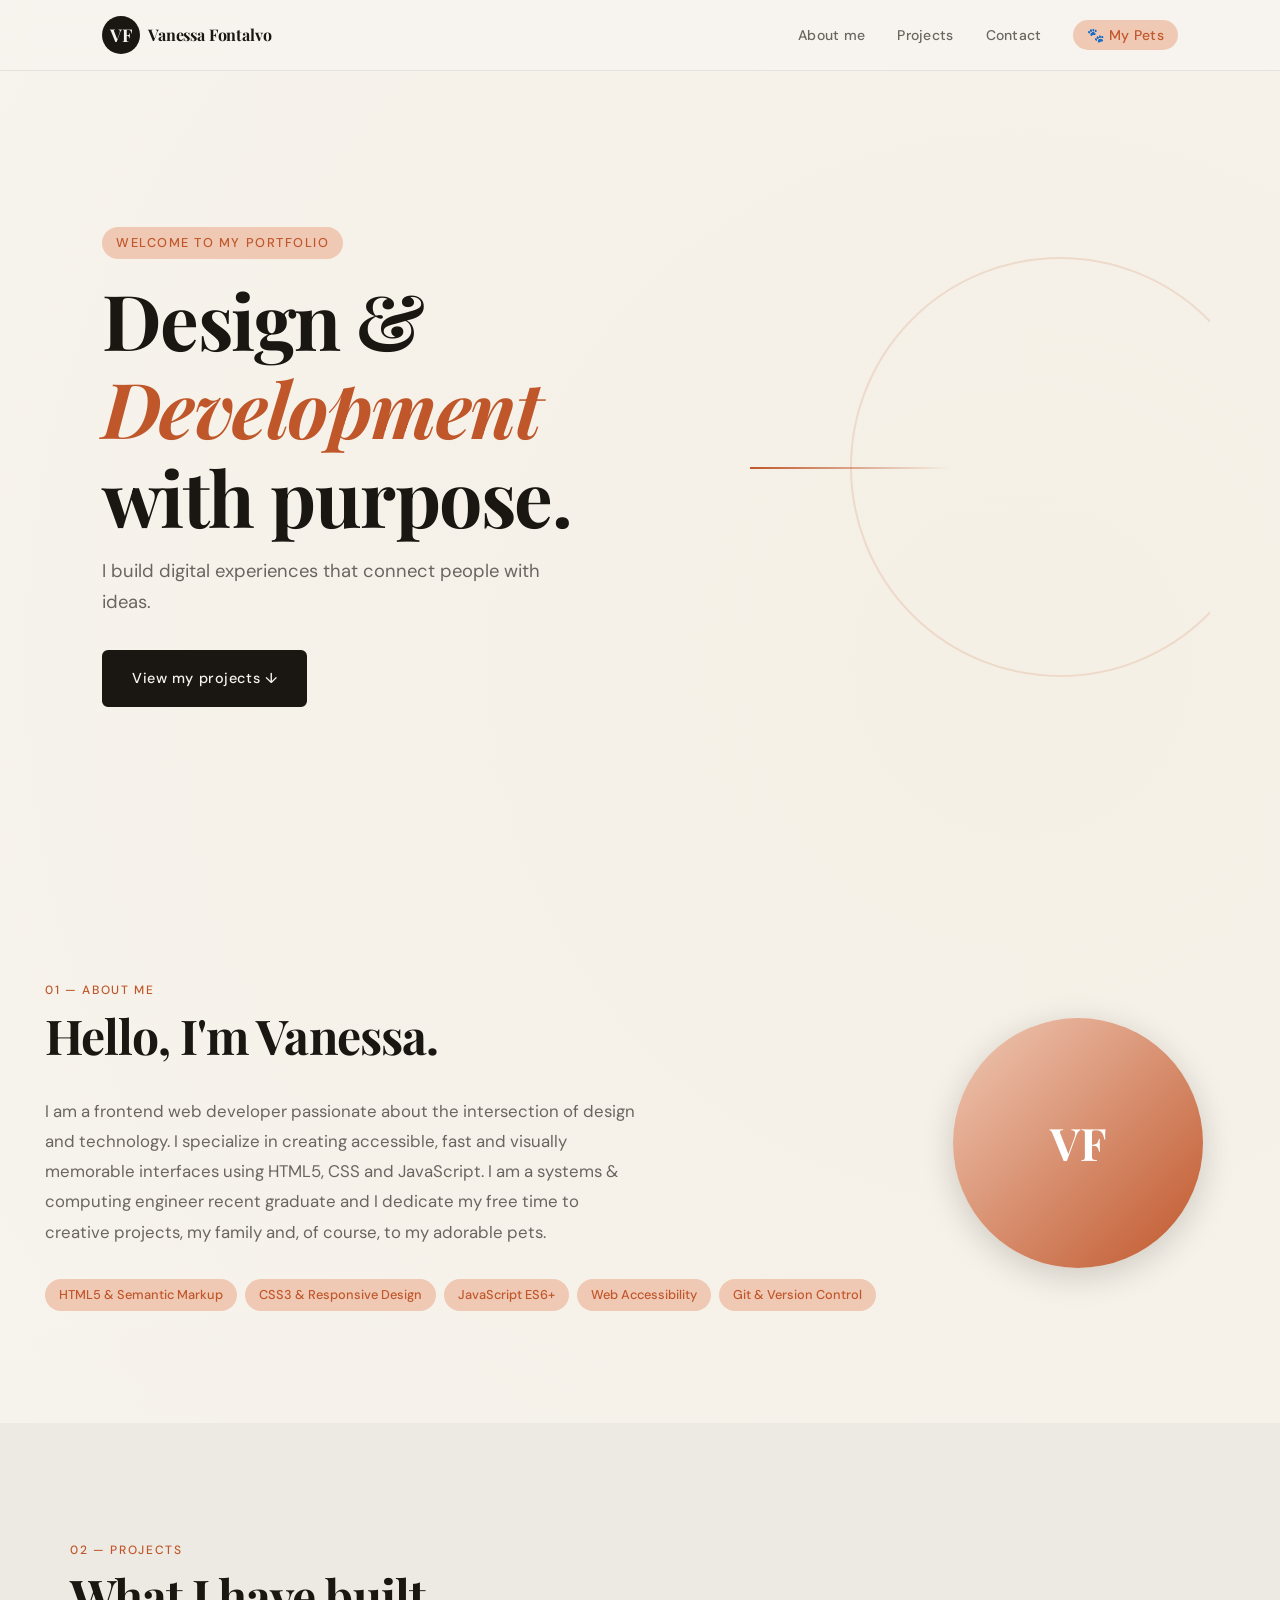
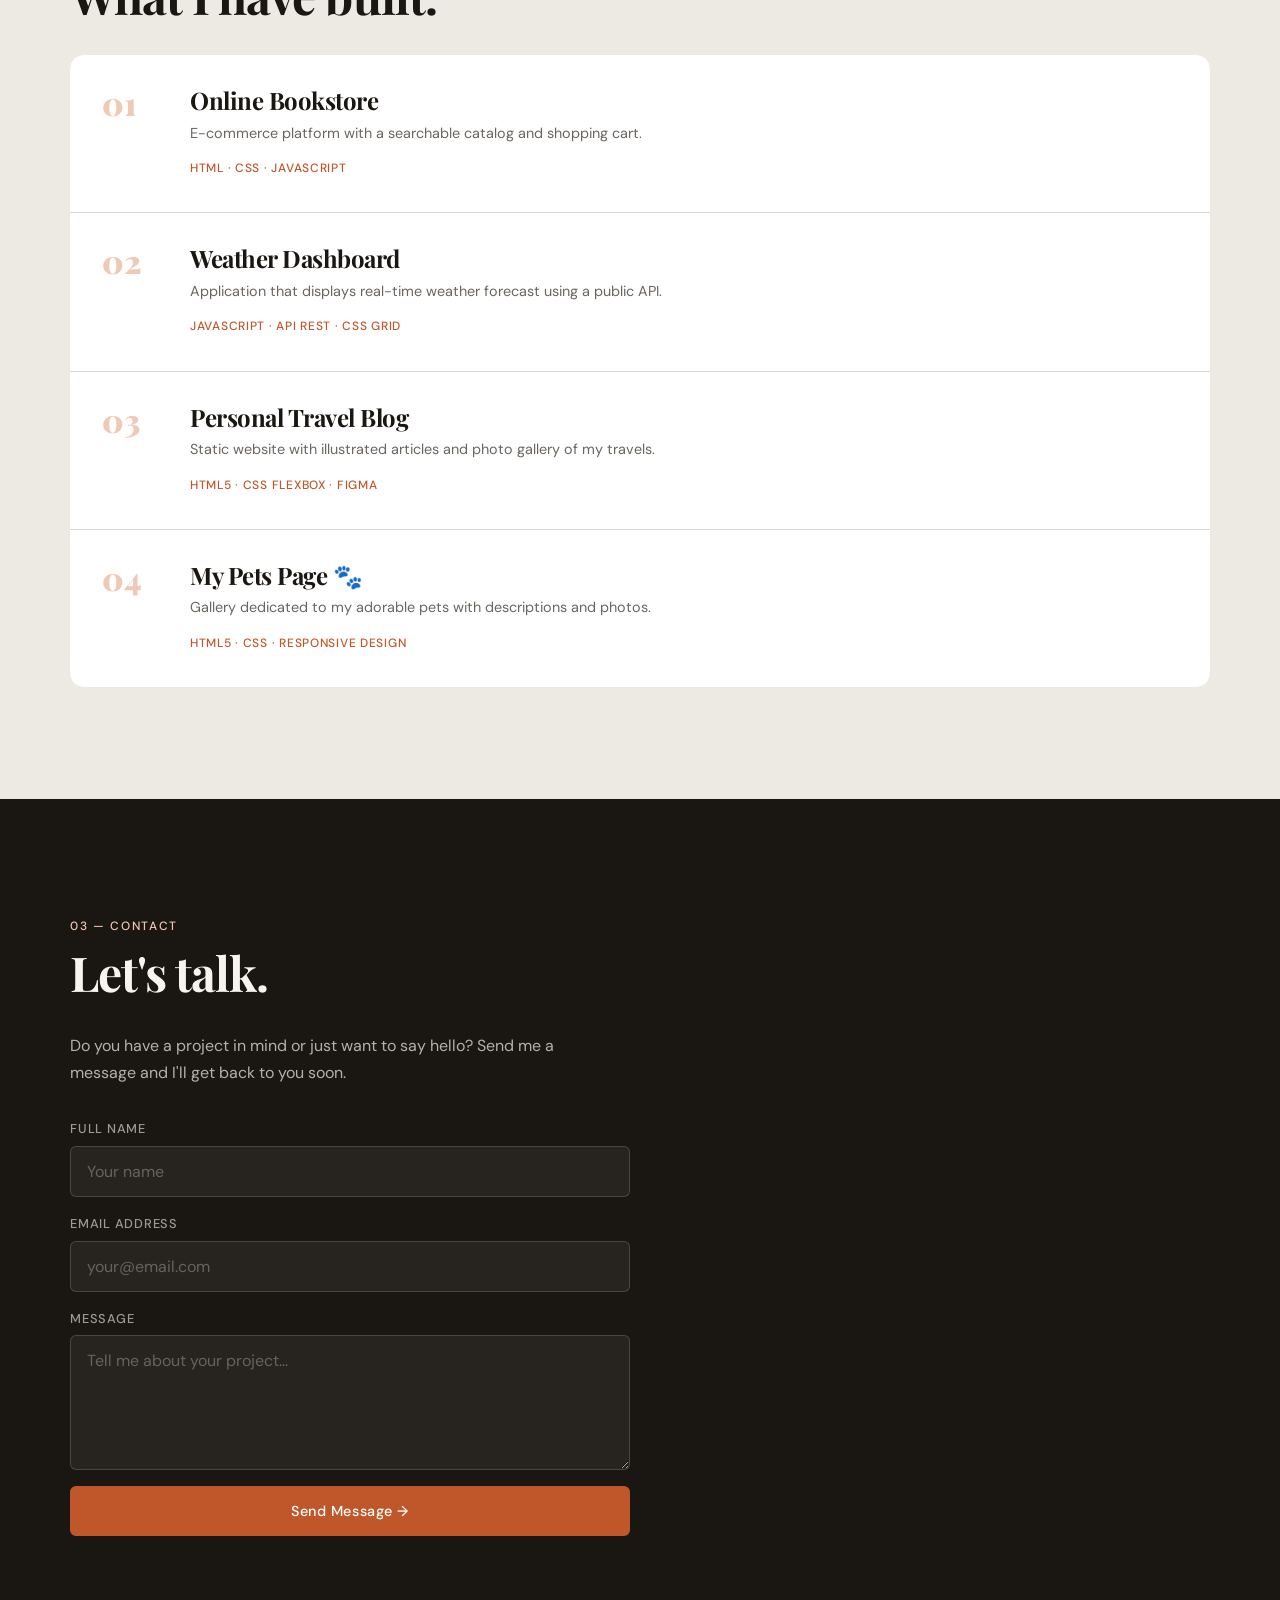
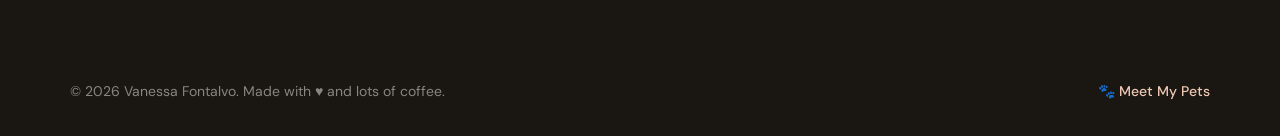
<file: index.html>
<!DOCTYPE html>
<html lang="es">

<head>
  <meta charset="UTF-8" />
  <meta name="viewport" content="width=device-width, initial-scale=1.0" />
  <meta name="description" content="Personal portfolio of Vanessa Fontalvo — Frontend Web Developer" />
  <meta name="author" content="Vanessa Fontalvo" />
  <title>Vanessa Fontalvo — Portfolio</title>
  <!-- Vinculación de estilos externos -->
  <link rel="stylesheet" href="styles.css" />
  <!-- Fuentes de Google Fonts -->
  <link
    href="https://fonts.googleapis.com/css2?family=Playfair+Display:wght@400;700;900&family=DM+Sans:wght@300;400;500&display=swap"
    rel="stylesheet" />
</head>

<body>

  <!-- ===================== ENCABEZADO Y NAVEGACIÓN ===================== -->
  <header class="site-header">
    <div class="header-inner">
      <!-- Logo / Nombre -->
      <div class="logo">
        <span class="logo-initial">VF</span>
        <span class="logo-name">Vanessa Fontalvo</span>
      </div>

      <!-- Menú de navegación principal -->
      <nav class="main-nav" aria-label="Navegación principal">
        <ul>
          <li><a href="#sobre-mi">About me</a></li>
          <li><a href="#proyectos">Projects</a></li>
          <li><a href="#contacto">Contact</a></li>
          <!-- Enlace a la página secundaria de mascotas -->
          <li><a href="mascotas.html" class="nav-highlight">🐾 My Pets</a></li>
        </ul>
      </nav>
    </div>
  </header>

  <!-- ===================== HERO / PRESENTACIÓN ===================== -->
  <section class="hero">
    <div class="hero-content">
      <p class="hero-label">Welcome to my portfolio</p>
      <h1 class="hero-title">
        Design &amp;<br />
        <em>Development</em><br />
        with purpose.
      </h1>
      <p class="hero-sub">I build digital experiences that connect people with ideas.</p>
      <a href="#proyectos" class="btn-primary">View my projects ↓</a>
    </div>
    <!-- Elemento decorativo geométrico -->
    <div class="hero-deco" aria-hidden="true">
      <div class="deco-circle"></div>
      <div class="deco-line"></div>
    </div>
  </section>

  <main>

    <!-- ===================== SECCIÓN: SOBRE MÍ ===================== -->
    <section id="sobre-mi" class="section section-about">
      <div class="section-inner">
        <!-- Etiqueta de sección -->
        <span class="section-tag">01 — About me</span>
        <h2 class="section-title">Hello, I'm Vanessa.</h2>
        <!-- Descripción personal -->
        <p class="about-text">
          I am a frontend web developer passionate about the intersection of design and technology.
          I specialize in creating accessible, fast and visually memorable interfaces using
          HTML5, CSS and JavaScript. I am a systems & computing engineer recent graduate and I dedicate
          my free time to creative projects, my family and, of course, to my adorable pets.
        </p>
        <!-- Habilidades destacadas -->
        <ul class="skills-list" aria-label="Habilidades técnicas">
          <li>HTML5 &amp; Semantic Markup</li>
          <li>CSS3 &amp; Responsive Design</li>
          <li>JavaScript ES6+</li>
          <li>Web Accessibility</li>
          <li>Git &amp; Version Control</li>
        </ul>
      </div>
      <!-- Imagen decorativa de perfil (placeholder) -->
      <div class="about-image-wrap" aria-hidden="true">
        <div class="about-image-placeholder">
          <span>VF</span>
        </div>
      </div>
    </section>

    <!-- ===================== SECCIÓN: PROYECTOS ===================== -->
    <section id="proyectos" class="section section-projects">
      <div class="section-inner">
        <span class="section-tag">02 — Projects</span>
        <h2 class="section-title">What I have built.</h2>

        <!-- Lista de proyectos con enlaces simulados -->
        <ul class="projects-list">

          <li class="project-card">
            <div class="project-number">01</div>
            <div class="project-info">
              <h3><a href="#proyectos" class="project-link">Online Bookstore</a></h3>
              <p>E-commerce platform with a searchable catalog and shopping cart.</p>
              <span class="project-tech">HTML · CSS · JavaScript</span>
            </div>
          </li>

          <li class="project-card">
            <div class="project-number">02</div>
            <div class="project-info">
              <h3><a href="#proyectos" class="project-link">Weather Dashboard</a></h3>
              <p>Application that displays real-time weather forecast using a public API.</p>
              <span class="project-tech">JavaScript · API REST · CSS Grid</span>
            </div>
          </li>

          <li class="project-card">
            <div class="project-number">03</div>
            <div class="project-info">
              <h3><a href="#proyectos" class="project-link">Personal Travel Blog</a></h3>
              <p>Static website with illustrated articles and photo gallery of my travels.</p>
              <span class="project-tech">HTML5 · CSS Flexbox · Figma</span>
            </div>
          </li>

          <li class="project-card">
            <div class="project-number">04</div>
            <div class="project-info">
              <h3><a href="mascotas.html" class="project-link">My Pets Page 🐾</a></h3>
              <p>Gallery dedicated to my adorable pets with descriptions and photos.</p>
              <span class="project-tech">HTML5 · CSS · Responsive Design</span>
            </div>
          </li>

        </ul>
      </div>
    </section>

    <!-- ===================== SECCIÓN: CONTACTO ===================== -->
    <section id="contacto" class="section section-contact">
      <div class="section-inner">
        <span class="section-tag">03 — Contact</span>
        <h2 class="section-title">Let's talk.</h2>
        <p class="contact-intro">
          Do you have a project in mind or just want to say hello? Send me a message and I'll get back to you soon.
        </p>

        <!-- Formulario básico de contacto -->
        <form class="contact-form" action="#" method="post">

          <!-- Campo: Nombre -->
          <div class="form-group">
            <label for="nombre">Full Name</label>
            <input type="text" id="nombre" name="nombre" placeholder="Your name" required aria-required="true" />
          </div>

          <!-- Campo: Correo electrónico -->
          <div class="form-group">
            <label for="email">Email Address</label>
            <input type="email" id="email" name="email" placeholder="your@email.com" required aria-required="true" />
          </div>

          <!-- Campo: Mensaje -->
          <div class="form-group">
            <label for="mensaje">Message</label>
            <textarea id="mensaje" name="mensaje" rows="5" placeholder="Tell me about your project..." required
              aria-required="true"></textarea>
          </div>

          <!-- Botón de envío -->
          <button type="submit" class="btn-primary btn-submit">Send Message → </button>

        </form>
      </div>
    </section>

  </main>

  <!-- ===================== PIE DE PÁGINA ===================== -->
  <footer class="site-footer">
    <div class="footer-inner">
      <p class="footer-copy">© 2026 Vanessa Fontalvo. Made with ♥ and lots of coffee.</p>
      <!-- Enlace a mascotas también en el footer -->
      <a href="mascotas.html" class="footer-link">🐾 Meet My Pets</a>
    </div>
  </footer>

</body>

</html>
</file>
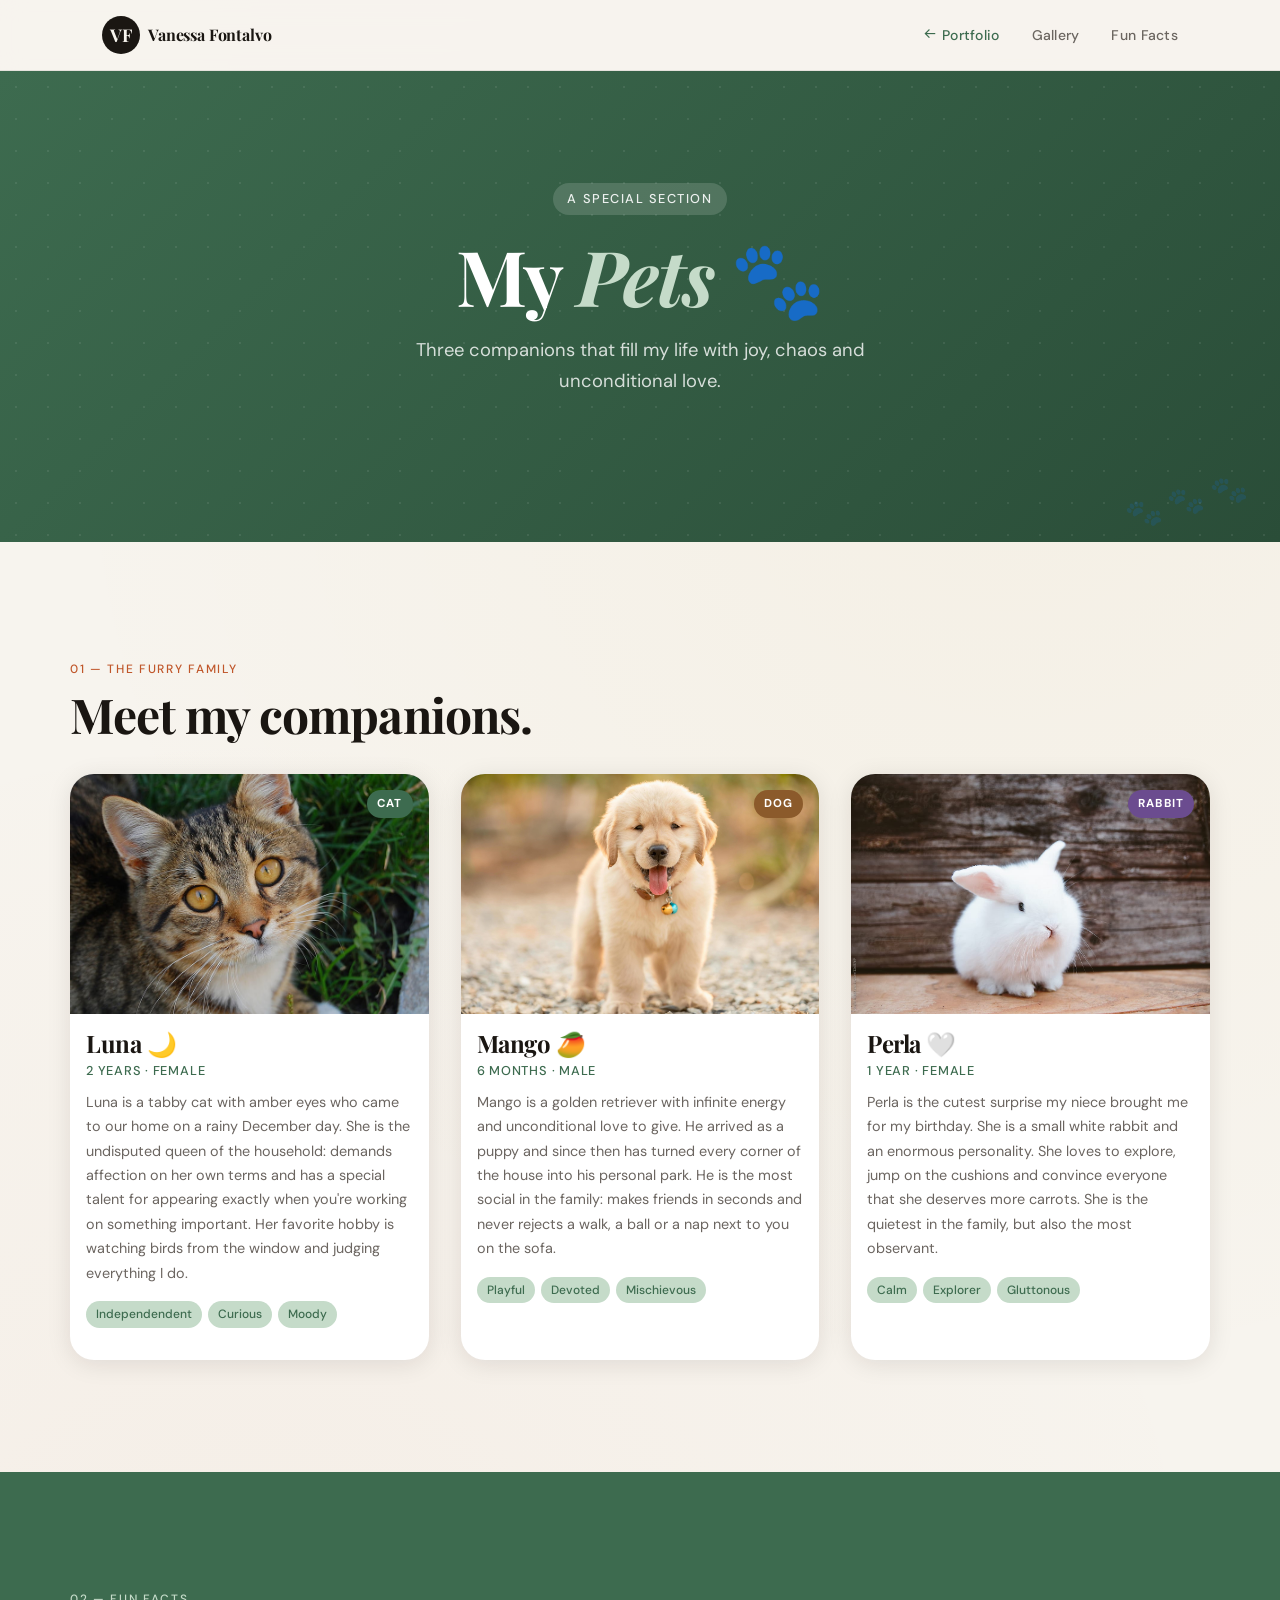
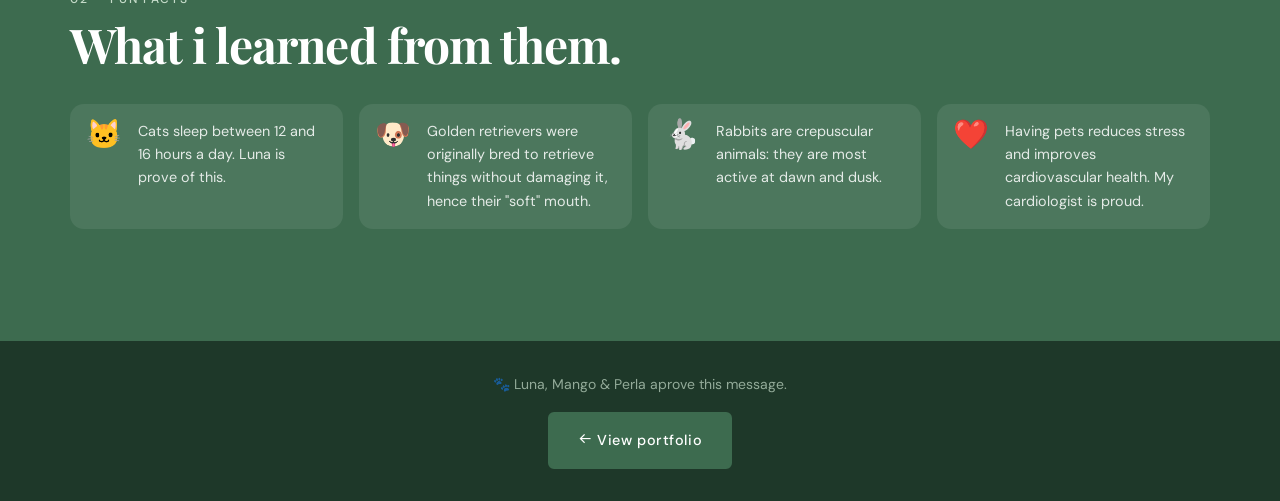
<file: mascotas.html>
<!DOCTYPE html>
<html lang="es">

<head>
  <meta charset="UTF-8" />
  <meta name="viewport" content="width=device-width, initial-scale=1.0" />
  <meta name="description" content="Pet gallery of Vanessa Fontalvo — meet Luna, Mango and Perla." />
  <meta name="keywords" content="pets, cats, dogs, rabbits, pets gallery, Luna, Mango, Perla" />
  <meta name="author" content="Vanessa Fontalvo" />
  <title>My Pets — Vanessa Fontalvo</title>
  <!-- Vinculación de la misma hoja de estilos compartida -->
  <link rel="stylesheet" href="styles.css" />
  <link
    href="https://fonts.googleapis.com/css2?family=Playfair+Display:wght@400;700;900&family=DM+Sans:wght@300;400;500&display=swap"
    rel="stylesheet" />
  <link href='https://unpkg.com/boxicons@2.1.4/css/boxicons.min.css' rel='stylesheet'>
</head>

<body class="page-mascotas">

  <!-- ===================== ENCABEZADO ===================== -->
  <header class="site-header">
    <div class="header-inner">
      <!-- Logo con enlace de vuelta al portafolio -->
      <div class="logo">
        <a href="index.html" class="logo-link" aria-label="Volver al portafolio">
          <span class="logo-initial">VF</span>
          <span class="logo-name">Vanessa Fontalvo</span>
        </a>
      </div>

      <!-- Navegación de la página de mascotas -->
      <nav class="main-nav" aria-label="Navegación">
        <ul>
          <!-- Enlace de regreso al portafolio principal -->
          <li><a href="index.html" class="nav-back">
              <i class='bx bx-arrow-back'></i>
              Portfolio</a></li>
          <li><a href="#galeria">Gallery</a></li>
          <li><a href="#curiosidades">Fun Facts</a></li>
        </ul>
      </nav>
    </div>
  </header>

  <!-- ===================== HERO DE MASCOTAS ===================== -->
  <section class="pets-hero">
    <div class="pets-hero-content">
      <p class="hero-label">A special section </p>
      <h1 class="hero-title pets-hero-title">
        My <em>Pets</em> 🐾
      </h1>
      <p class="hero-sub">
        Three companions that fill my life with joy, chaos and unconditional love.
      </p>
    </div>
    <!-- Decoración de huellas -->
    <div class="paw-deco" aria-hidden="true">
      <span>🐾</span><span>🐾</span><span>🐾</span>
    </div>
  </section>

  <main>

    <!-- ===================== GALERÍA DE MASCOTAS ===================== -->
    <section id="galeria" class="section section-gallery">
      <div class="section-inner">
        <span class="section-tag">01 — The furry family</span>
        <h2 class="section-title">Meet my companions.</h2>

        <!-- Contenedor de la galería -->
        <div class="pets-grid">

          <!-- ---- Mascota 1: Luna ---- -->
          <article class="pet-card">
            <!-- Imagen de la mascota (usando placeholder de Picsum con temática animal) -->
            <div class="pet-image-wrap">
              <img src="img/tabby.jpg" alt="Luna, a tabby cat with orange fur resting on a soft pillow" width="600"
                height="450" loading="lazy" />
              <span class="pet-badge">Cat</span>
            </div>
            <!-- Descripción de la mascota -->
            <div class="pet-info">
              <h3 class="pet-name">Luna 🌙</h3>
              <p class="pet-age"> 2 years · Female</p>
              <p class="pet-desc">
                Luna is a tabby cat with amber eyes who came to our home on a rainy December day.
                She is the undisputed queen of the household: demands affection on her own terms and has
                a special talent for appearing exactly when you're working on something important.
                Her favorite hobby is watching birds from the window and judging everything I do.
              </p>
              <!-- Etiquetas de personalidad -->
              <ul class="pet-tags" aria-label="Personalidad">
                <li>Independendent</li>
                <li>Curious</li>
                <li>Moody</li>
              </ul>
            </div>
          </article>

          <!-- ---- Mascota 2: Mango ---- -->
          <article class="pet-card">
            <div class="pet-image-wrap">
              <img src="img/golden.jpeg"
                alt="Mango, is a golden retriever with infinite energy and unconditional love to give" width="600"
                height="450" loading="lazy" />
              <span class="pet-badge pet-badge--dog">Dog</span>
            </div>
            <div class="pet-info">
              <h3 class="pet-name">Mango 🥭</h3>
              <p class="pet-age">6 months · Male</p>
              <p class="pet-desc">
                Mango is a golden retriever with infinite energy and unconditional love to give.
                He arrived as a puppy and since then has turned every corner of the house into his personal park.
                He is the most social in the family: makes friends in seconds and never rejects a walk,
                a ball or a nap next to you on the sofa.
              </p>
              <ul class="pet-tags" aria-label="Personalidad">
                <li>Playful</li>
                <li>Devoted</li>
                <li>Mischievous</li>
              </ul>
            </div>
          </article>

          <!-- ---- Mascota 3: Perla ---- -->
          <article class="pet-card">
            <div class="pet-image-wrap">
              <img src="img/bunny.jpg" alt="Perla, a white rabbit sitting on green grass" width="600" height="450"
                loading="lazy" />
              <span class="pet-badge pet-badge--rabbit">Rabbit</span>
            </div>
            <div class="pet-info">
              <h3 class="pet-name">Perla 🤍</h3>
              <p class="pet-age">1 year · Female</p>
              <p class="pet-desc">
                Perla is the cutest surprise my niece brought me for my birthday. She is a small
                white rabbit and an enormous personality. She loves to explore,
                jump on the cushions and convince everyone that she deserves more carrots.
                She is the quietest in the family, but also the most observant.
              </p>
              <ul class="pet-tags" aria-label="Personalidad">
                <li>Calm</li>
                <li>Explorer</li>
                <li>Gluttonous</li>
              </ul>
            </div>
          </article>

        </div><!-- /pets-grid -->
      </div>
    </section>

    <!-- ===================== SECCIÓN: CURIOSIDADES ===================== -->
    <section id="curiosidades" class="section section-curiosidades">
      <div class="section-inner">
        <span class="section-tag">02 — Fun Facts</span>
        <h2 class="section-title">What i learned from them.</h2>

        <!-- Lista de curiosidades / aprendizajes -->
        <ul class="curiosidades-list">
          <li>
            <span class="curio-icon">🐱</span>
            <p>Cats sleep between 12 and 16 hours a day. Luna is prove of this.</p>
          </li>
          <li>
            <span class="curio-icon">🐶</span>
            <p>Golden retrievers were originally bred to retrieve things without damaging it, hence their
              "soft" mouth.</p>
          </li>
          <li>
            <span class="curio-icon">🐇</span>
            <p>Rabbits are crepuscular animals: they are most active at dawn and dusk.</p>
          </li>
          <li>
            <span class="curio-icon">❤️</span>
            <p>Having pets reduces stress and improves cardiovascular health. My cardiologist is proud.</p>
          </li>
        </ul>
      </div>
    </section>

  </main>

  <!-- ===================== PIE DE PÁGINA CON ENLACE DE RETORNO ===================== -->
  <footer class="site-footer pets-footer">
    <div class="footer-inner">
      <p class="footer-copy">🐾 Luna, Mango & Perla aprove this message.</p>
      <!-- Enlace de retorno al portafolio principal -->
      <a href="index.html" class="btn-primary btn-back"> <i class='bx bx-arrow-back'></i>
        View portfolio</a>
    </div>
  </footer>

</body>

</html>
</file>
<file: styles.css>
/* ============================================================
   styles.css — Portafolio Personal 
   Estética: Editorial moderna con toques orgánicos
   ============================================================ */

/* ---- Variables globales de diseño ---- */
:root {
  /* Paleta de colores */
  --color-bg: #F7F4EE;
  /* Crema cálido — fondo principal */
  --color-bg-alt: #EDEAE3;
  /* Crema más oscuro — secciones alternas */
  --color-surface: #FFFFFF;
  /* Blanco puro — tarjetas */
  --color-ink: #1A1612;
  /* Casi negro — texto principal */
  --color-ink-light: #6B6560;
  /* Gris marrón — texto secundario */
  --color-accent: #C0572B;
  /* Terracota — acento principal */
  --color-accent-soft: #F0C9B5;
  /* Terracota pastel — fondos de acento */
  --color-gold: #B8860B;
  /* Dorado oscuro — detalles especiales */
  --color-pets: #3D6B4F;
  /* Verde bosque — tema mascotas */
  --color-pets-light: #C5DBC9;
  /* Verde claro — fondos mascotas */

  /* Tipografía */
  --font-display: 'Playfair Display', Georgia, serif;
  --font-body: 'DM Sans', 'Helvetica Neue', sans-serif;

  /* Espaciado base */
  --space-xs: 0.5rem;
  --space-sm: 1rem;
  --space-md: 2rem;
  --space-lg: 4rem;
  --space-xl: 7rem;

  /* Bordes y sombras */
  --radius-sm: 6px;
  --radius-md: 14px;
  --radius-lg: 24px;
  --shadow-card: 0 4px 24px rgba(26, 22, 18, 0.10);
  --shadow-img: 0 8px 32px rgba(26, 22, 18, 0.18);

  /* Transiciones */
  --transition: 0.28s cubic-bezier(0.4, 0, 0.2, 1);
}

/* ============================================================
   RESET Y BASE
   ============================================================ */
*,
*::before,
*::after {
  box-sizing: border-box;
  margin: 0;
  padding: 0;
}

html {
  scroll-behavior: smooth;
  font-size: 16px;
}

body {
  font-family: var(--font-body);
  background-color: var(--color-bg);
  color: var(--color-ink);
  line-height: 1.7;
  font-weight: 400;
  /* Textura sutil de fondo */
  background-image:
    radial-gradient(circle at 20% 80%, rgba(192, 87, 43, 0.04) 0%, transparent 50%),
    radial-gradient(circle at 80% 20%, rgba(184, 134, 11, 0.04) 0%, transparent 50%);
}

img {
  max-width: 100%;
  height: auto;
  display: block;
}

ul {
  list-style: none;
}

a {
  color: inherit;
  text-decoration: none;
}

/* ============================================================
   TIPOGRAFÍA
   ============================================================ */
h1,
h2,
h3 {
  font-family: var(--font-display);
  line-height: 1.15;
  letter-spacing: -0.02em;
}

h1 {
  font-size: clamp(2.8rem, 6vw, 5rem);
}

h2 {
  font-size: clamp(2rem, 4vw, 3rem);
}

h3 {
  font-size: clamp(1.2rem, 2vw, 1.5rem);
}

em {
  font-style: italic;
  color: var(--color-accent);
}

/* ============================================================
   HEADER / NAVEGACIÓN
   ============================================================ */
.site-header {
  position: sticky;
  top: 0;
  z-index: 100;
  background: rgba(247, 244, 238, 0.92);
  backdrop-filter: blur(12px);
  -webkit-backdrop-filter: blur(12px);
  border-bottom: 1px solid rgba(26, 22, 18, 0.08);
  padding: var(--space-sm) 0;
}

.header-inner {
  max-width: 1140px;
  margin: 0 auto;
  padding: 0 var(--space-md);
  display: flex;
  align-items: center;
  justify-content: space-between;
  gap: var(--space-md);
}

/* Logo */
.logo,
.logo-link {
  display: flex;
  align-items: center;
  gap: var(--space-xs);
  text-decoration: none;
  color: var(--color-ink);
}

.logo-initial {
  display: flex;
  align-items: center;
  justify-content: center;
  width: 38px;
  height: 38px;
  background: var(--color-ink);
  color: var(--color-bg);
  font-family: var(--font-display);
  font-size: 1.1rem;
  font-weight: 700;
  border-radius: 50%;
  flex-shrink: 0;
}

.logo-name {
  font-family: var(--font-display);
  font-size: 1rem;
  font-weight: 700;
  letter-spacing: -0.01em;
}

/* Menú de navegación */
.main-nav ul {
  display: flex;
  gap: var(--space-md);
  align-items: center;
}

.main-nav a {
  font-size: 0.875rem;
  font-weight: 500;
  color: var(--color-ink-light);
  letter-spacing: 0.02em;
  padding: 4px 0;
  position: relative;
  transition: color var(--transition);
}

/* Línea subrayado animada en hover */
.main-nav a::after {
  content: '';
  position: absolute;
  bottom: -2px;
  left: 0;
  width: 0;
  height: 2px;
  background: var(--color-accent);
  transition: width var(--transition);
}

/* Hover: cambia color y despliega la línea */
.main-nav a:hover {
  color: var(--color-accent);
}

.main-nav a:hover::after {
  width: 100%;
}

/* Enlace especial de mascotas en el menú */
.nav-highlight {
  background: var(--color-accent-soft);
  color: var(--color-accent) !important;
  padding: 6px 14px !important;
  border-radius: 20px;
  font-weight: 500;
}

.nav-highlight:hover {
  background: var(--color-accent);
  color: var(--color-surface) !important;
}

.nav-highlight::after {
  display: none;
  /* Sin línea en el botón redondeado */
}

/* Enlace "volver" en página de mascotas */
.nav-back {
  color: var(--color-pets) !important;
  font-weight: 500;
}

.nav-back:hover {
  color: var(--color-pets) !important;
}


.nav-back::after {
  background: var(--color-pets) !important;
}

/* ============================================================
   SECCIÓN HERO — PORTAFOLIO
   ============================================================ */
.hero {
  min-height: 88vh;
  display: flex;
  align-items: center;
  padding: var(--space-xl) var(--space-md);
  max-width: 1140px;
  margin: 0 auto;
  position: relative;
  overflow: hidden;
}

.hero-content {
  max-width: 680px;
  position: relative;
  z-index: 2;
  /* Animación de entrada suave */
  animation: fadeUp 0.8s ease both;
}

.hero-label {
  display: inline-block;
  font-size: 0.8rem;
  font-weight: 500;
  letter-spacing: 0.12em;
  text-transform: uppercase;
  color: var(--color-accent);
  background: var(--color-accent-soft);
  padding: 5px 14px;
  border-radius: 20px;
  margin-bottom: var(--space-sm);
}

.hero-title {
  margin-bottom: var(--space-sm);
  color: var(--color-ink);
}

.hero-sub {
  font-size: 1.15rem;
  color: var(--color-ink-light);
  margin-bottom: var(--space-md);
  max-width: 480px;
}

/* Decoración geométrica del hero */
.hero-deco {
  position: absolute;
  right: -60px;
  top: 50%;
  transform: translateY(-50%);
  z-index: 1;
  pointer-events: none;
}

.deco-circle {
  width: 420px;
  height: 420px;
  border-radius: 50%;
  border: 2px solid rgba(192, 87, 43, 0.15);
}

.deco-line {
  width: 200px;
  height: 2px;
  background: linear-gradient(90deg, var(--color-accent), transparent);
  position: absolute;
  top: 50%;
  left: -100px;
}

/* ============================================================
   HERO — PÁGINA DE MASCOTAS
   ============================================================ */
.pets-hero {
  background: linear-gradient(135deg, var(--color-pets) 0%, #2a4d38 100%);
  color: white;
  padding: var(--space-xl) var(--space-md);
  text-align: center;
  position: relative;
  overflow: hidden;
  display: flex;
  align-items: center;
  flex-direction: column;
  /* 👈 para mantener orden vertical */
  align-items: center;
  /* 👈 ahora sí centra */
}

.pets-hero::before {
  /* Patrón de puntos decorativo */
  content: '';
  position: absolute;
  inset: 0;
  background-image: radial-gradient(circle, rgba(255, 255, 255, 0.08) 1px, transparent 1px);
  background-size: 32px 32px;
  pointer-events: none;
}

.pets-hero-content {
  position: relative;
  z-index: 2;
  max-width: 600px;
  animation: fadeUp 0.8s ease both;


}

.pets-hero .hero-label {
  background: rgba(255, 255, 255, 0.15);
  color: rgba(255, 255, 255, 0.9);
}

.pets-hero-title {
  color: white;
}

.pets-hero-title em {
  color: var(--color-pets-light);
}

.pets-hero .hero-sub {
  color: rgba(255, 255, 255, 0.8);
}

/* Huellas decorativas flotantes */
.paw-deco {
  position: absolute;
  bottom: var(--space-sm);
  right: var(--space-md);
  font-size: 1.8rem;
  opacity: 0.2;
  display: flex;
  gap: var(--space-xs);
  transform: rotate(-15deg);
  pointer-events: none;
}

/* ============================================================
   BOTONES
   ============================================================ */
.btn-primary {
  display: inline-block;
  background: var(--color-ink);
  color: var(--color-bg);
  font-family: var(--font-body);
  font-size: 0.9rem;
  font-weight: 500;
  letter-spacing: 0.04em;
  padding: 14px 28px;
  border-radius: var(--radius-sm);
  border: 2px solid var(--color-ink);
  cursor: pointer;
  transition: background var(--transition), color var(--transition), transform var(--transition);
}

/* Hover del botón: invierte colores */
.btn-primary:hover {
  background: transparent;
  color: var(--color-ink);
  transform: translateY(-2px);
}

.btn-submit {
  background: var(--color-accent);
  border-color: var(--color-accent);
  color: white;
}

.btn-submit:hover {
  background: transparent;
  color: var(--color-accent);
}

.btn-back {
  background: var(--color-pets);
  border-color: var(--color-pets);
  color: white;
}

.btn-back:hover {
  background: transparent;
  color: white;
  border-color: rgba(255, 255, 255, 0.6);
}

/* ============================================================
   SECCIONES GENÉRICAS
   ============================================================ */
.section {
  padding: var(--space-xl) var(--space-md);
}

/* Alternar el color de fondo entre secciones */
.section:nth-child(even) {
  background-color: var(--color-bg-alt);
}

.section-inner {
  max-width: 1140px;
  margin: 0 auto;
}

/* Etiqueta pequeña encima del título */
.section-tag {
  display: inline-block;
  font-size: 0.75rem;
  font-weight: 500;
  letter-spacing: 0.14em;
  text-transform: uppercase;
  color: var(--color-accent);
  margin-bottom: var(--space-xs);
}

.section-title {
  margin-bottom: var(--space-md);
  color: var(--color-ink);
}

/* ============================================================
   SECCIÓN: SOBRE MÍ
   ============================================================ */
.section-about {
  display: grid;
  grid-template-columns: 1fr auto;
  gap: var(--space-lg);
  align-items: center;
  padding: var(--space-xl) var(--space-md);
}

/* .section-about .section-inner {
   El inner ocupa la columna izquierda 
} */



.about-text {
  font-size: 1.05rem;
  color: var(--color-ink-light);
  margin-bottom: var(--space-md);
  max-width: 600px;
  line-height: 1.8;
}

/* Lista de habilidades como chips */
.skills-list {
  display: flex;
  flex-wrap: wrap;
  gap: var(--space-xs);
}

.skills-list li {
  background: var(--color-accent-soft);
  color: var(--color-accent);
  font-size: 0.8rem;
  font-weight: 500;
  padding: 5px 14px;
  border-radius: 20px;
  transition: background var(--transition), color var(--transition);
}

.skills-list li:hover {
  background: var(--color-accent);
  color: white;
}

/* Placeholder circular de imagen de perfil */
.about-image-placeholder {
  width: 250px;
  height: 250px;
  border-radius: 50%;
  background: linear-gradient(135deg, var(--color-accent-soft), var(--color-accent));
  display: flex;
  align-items: center;
  justify-content: center;
  margin-right: 45px;
  font-family: var(--font-display);
  font-size: 2.8rem;
  font-weight: 700;
  color: white;
  flex-shrink: 0;
  /* Sombra en imagen de perfil */
  box-shadow: var(--shadow-img);
}

/* ============================================================
   SECCIÓN: PROYECTOS
   ============================================================ */
.projects-list {
  display: flex;
  flex-direction: column;
  gap: 1px;
  /* Separa con una línea fina */
  background: rgba(26, 22, 18, 0.08);
  border-radius: var(--radius-md);
  overflow: hidden;
}

.project-card {
  display: flex;
  align-items: flex-start;
  gap: var(--space-md);
  padding: var(--space-md);
  background: var(--color-surface);
  transition: background var(--transition), transform var(--transition);
}

/* Hover en tarjeta de proyecto */
.project-card:hover {
  background: var(--color-bg);
  transform: translateX(6px);
}

.project-number {
  font-family: var(--font-display);
  font-size: 2rem;
  font-weight: 900;
  color: var(--color-accent-soft);
  line-height: 1;
  flex-shrink: 0;
  width: 56px;
}

.project-info h3 {
  margin-bottom: 6px;
}

.project-link {
  position: relative;
  color: var(--color-ink);
  transition: color var(--transition);
}

/* Subrayado animado en enlaces de proyectos */
.project-link::after {
  content: '';
  position: absolute;
  bottom: -1px;
  left: 0;
  width: 0;
  height: 2px;
  background: var(--color-accent);
  transition: width var(--transition);
}

.project-link:hover {
  color: var(--color-accent);
}

.project-link:hover::after {
  width: 100%;
}

.project-info p {
  font-size: 0.9rem;
  color: var(--color-ink-light);
  margin-bottom: 8px;
}

.project-tech {
  font-size: 0.75rem;
  font-weight: 500;
  letter-spacing: 0.06em;
  color: var(--color-accent);
  text-transform: uppercase;
}

/* ============================================================
   SECCIÓN: CONTACTO
   ============================================================ */
.section-contact {
  background: var(--color-ink) !important;
  color: var(--color-bg);
}

.section-contact .section-tag {
  color: var(--color-accent-soft);
}

.section-contact .section-title {
  color: var(--color-bg);
}

.contact-intro {
  color: rgba(247, 244, 238, 0.7);
  margin-bottom: var(--space-md);
  max-width: 500px;
}

/* Formulario */
.contact-form {
  max-width: 560px;
  display: flex;
  flex-direction: column;
  gap: var(--space-sm);
}

.form-group {
  display: flex;
  flex-direction: column;
  gap: 6px;
}

.form-group label {
  font-size: 0.8rem;
  font-weight: 500;
  letter-spacing: 0.06em;
  text-transform: uppercase;
  color: rgba(247, 244, 238, 0.6);
}

/* Estilo de inputs y textarea */
.form-group input,
.form-group textarea {
  background: rgba(247, 244, 238, 0.06);
  border: 1px solid rgba(247, 244, 238, 0.16);
  border-radius: var(--radius-sm);
  padding: 14px 16px;
  color: var(--color-bg);
  font-family: var(--font-body);
  font-size: 1rem;
  transition: border-color var(--transition), background var(--transition);
  outline: none;
  resize: vertical;
}

.form-group input::placeholder,
.form-group textarea::placeholder {
  color: rgba(247, 244, 238, 0.3);
}

/* Hover y focus de los campos */
.form-group input:hover,
.form-group textarea:hover {
  border-color: rgba(247, 244, 238, 0.35);
}

.form-group input:focus,
.form-group textarea:focus {
  border-color: var(--color-accent);
  background: rgba(192, 87, 43, 0.08);
}

/* ============================================================
   SECCIÓN: GALERÍA DE MASCOTAS
   ============================================================ */
.pets-grid {
  display: grid;
  grid-template-columns: repeat(auto-fit, minmax(300px, 1fr));
  gap: var(--space-md);
  margin-top: var(--space-md);
}

/* Tarjeta de mascota */
.pet-card {
  background: var(--color-surface);
  border-radius: var(--radius-lg);
  overflow: hidden;
  box-shadow: var(--shadow-card);
  transition: transform var(--transition), box-shadow var(--transition);
}

/* Hover en tarjeta de mascota: levitar */
.pet-card:hover {
  transform: translateY(-8px);
  box-shadow: var(--shadow-img);
}

/* Contenedor de imagen */
.pet-image-wrap {
  position: relative;
  overflow: hidden;
  height: 240px;
}

/* Imagen con sombra y borde redondeado (heredado del card) */
.pet-image-wrap img {
  width: 100%;
  height: 100%;
  object-fit: cover;
  transition: transform 0.5s ease;
  /* Sombra interna sutil */
  box-shadow: inset 0 -40px 60px rgba(0, 0, 0, 0.3);
}

/* Zoom suave en la imagen al hacer hover en la tarjeta */
.pet-card:hover .pet-image-wrap img {
  transform: scale(1.06);
}

/* Badge de tipo de mascota */
.pet-badge {
  position: absolute;
  top: var(--space-sm);
  right: var(--space-sm);
  background: var(--color-pets);
  color: white;
  font-size: 0.72rem;
  font-weight: 700;
  letter-spacing: 0.1em;
  text-transform: uppercase;
  padding: 4px 10px;
  border-radius: 20px;
}

.pet-badge--dog {
  background: #8B5A2B;
}

.pet-badge--rabbit {
  background: #6B4C8F;
}

/* Información de la mascota */
.pet-info {
  padding: var(--space-sm) var(--space-sm) var(--space-md);
}

.pet-name {
  font-size: 1.5rem;
  margin-bottom: 2px;
  color: var(--color-ink);
}

.pet-age {
  font-size: 0.8rem;
  color: var(--color-pets);
  font-weight: 500;
  letter-spacing: 0.06em;
  text-transform: uppercase;
  margin-bottom: var(--space-xs);
}

.pet-desc {
  font-size: 0.9rem;
  color: var(--color-ink-light);
  line-height: 1.7;
  margin-bottom: var(--space-sm);
}

/* Etiquetas de personalidad */
.pet-tags {
  display: flex;
  flex-wrap: wrap;
  gap: 6px;
}

.pet-tags li {
  background: var(--color-pets-light);
  color: var(--color-pets);
  font-size: 0.75rem;
  font-weight: 500;
  padding: 3px 10px;
  border-radius: 20px;
  transition: background var(--transition), color var(--transition);
}

.pet-tags li:hover {
  background: var(--color-pets);
  color: white;
}

/* ============================================================
   SECCIÓN: CURIOSIDADES
   ============================================================ */
.section-curiosidades {
  background: var(--color-pets) !important;
  color: white;
}

.section-curiosidades .section-tag {
  color: var(--color-pets-light);
}

.section-curiosidades .section-title {
  color: white;
}

.curiosidades-list {
  display: grid;
  grid-template-columns: repeat(auto-fit, minmax(240px, 1fr));
  gap: var(--space-sm);
  margin-top: var(--space-md);
}

.curiosidades-list li {
  display: flex;
  gap: var(--space-sm);
  align-items: flex-start;
  background: rgba(255, 255, 255, 0.08);
  border-radius: var(--radius-md);
  padding: var(--space-sm);
  transition: background var(--transition);
}

.curiosidades-list li:hover {
  background: rgba(255, 255, 255, 0.15);
}

.curio-icon {
  font-size: 1.8rem;
  line-height: 1;
  flex-shrink: 0;
}

.curiosidades-list p {
  font-size: 0.9rem;
  color: rgba(255, 255, 255, 0.85);
  line-height: 1.6;
}

/* ============================================================
   FOOTER
   ============================================================ */
.site-footer {
  background: var(--color-ink);
  color: var(--color-bg);
  padding: var(--space-md);
}

.footer-inner {
  max-width: 1140px;
  margin: 0 auto;
  display: flex;
  align-items: center;
  justify-content: space-between;
  gap: var(--space-md);
  flex-wrap: wrap;
}

.footer-copy {
  font-size: 0.875rem;
  color: rgba(247, 244, 238, 0.5);
}

.footer-link {
  font-size: 0.875rem;
  color: var(--color-accent-soft);
  font-weight: 500;
  transition: color var(--transition);
}

.footer-link:hover {
  color: var(--color-accent);
}

/* Footer de mascotas: usa el verde */
.pets-footer {
  background: #1e3829;
  text-align: center;
}

.pets-footer .footer-inner {
  justify-content: center;
  flex-direction: column;
  gap: var(--space-sm);
}

.pets-footer .footer-copy {
  color: rgba(197, 219, 201, 0.7);
}

/* ============================================================
   ANIMACIONES
   ============================================================ */
@keyframes fadeUp {
  from {
    opacity: 0;
    transform: translateY(24px);
  }

  to {
    opacity: 1;
    transform: translateY(0);
  }
}

/* ============================================================
   RESPONSIVE — Pantallas medianas y pequeñas
   ============================================================ */
@media (max-width: 768px) {
  :root {
    --space-lg: 2.5rem;
    --space-xl: 4rem;
  }

  .header-inner {
    flex-direction: column;
    align-items: flex-start;
    gap: var(--space-xs);
  }

  .main-nav ul {
    gap: var(--space-sm);
    flex-wrap: wrap;
  }

  .hero {
    min-height: auto;
    padding-top: var(--space-lg);
  }

  .hero-deco {
    display: none;
    /* Oculta decoración en móvil */
  }

  /* En móvil, la sección "sobre mí" se apila verticalmente */
  .section-about {
    grid-template-columns: 1fr;
    text-align: center;
  }

  .about-image-wrap {
    display: flex;
    justify-content: center;
    order: -1;
    /* La imagen va arriba */
  }

  .skills-list {
    justify-content: center;
  }

  .footer-inner {
    flex-direction: column;
    text-align: center;
  }
}

@media (max-width: 480px) {
  .pets-grid {
    grid-template-columns: 1fr;
  }
}
</file>
